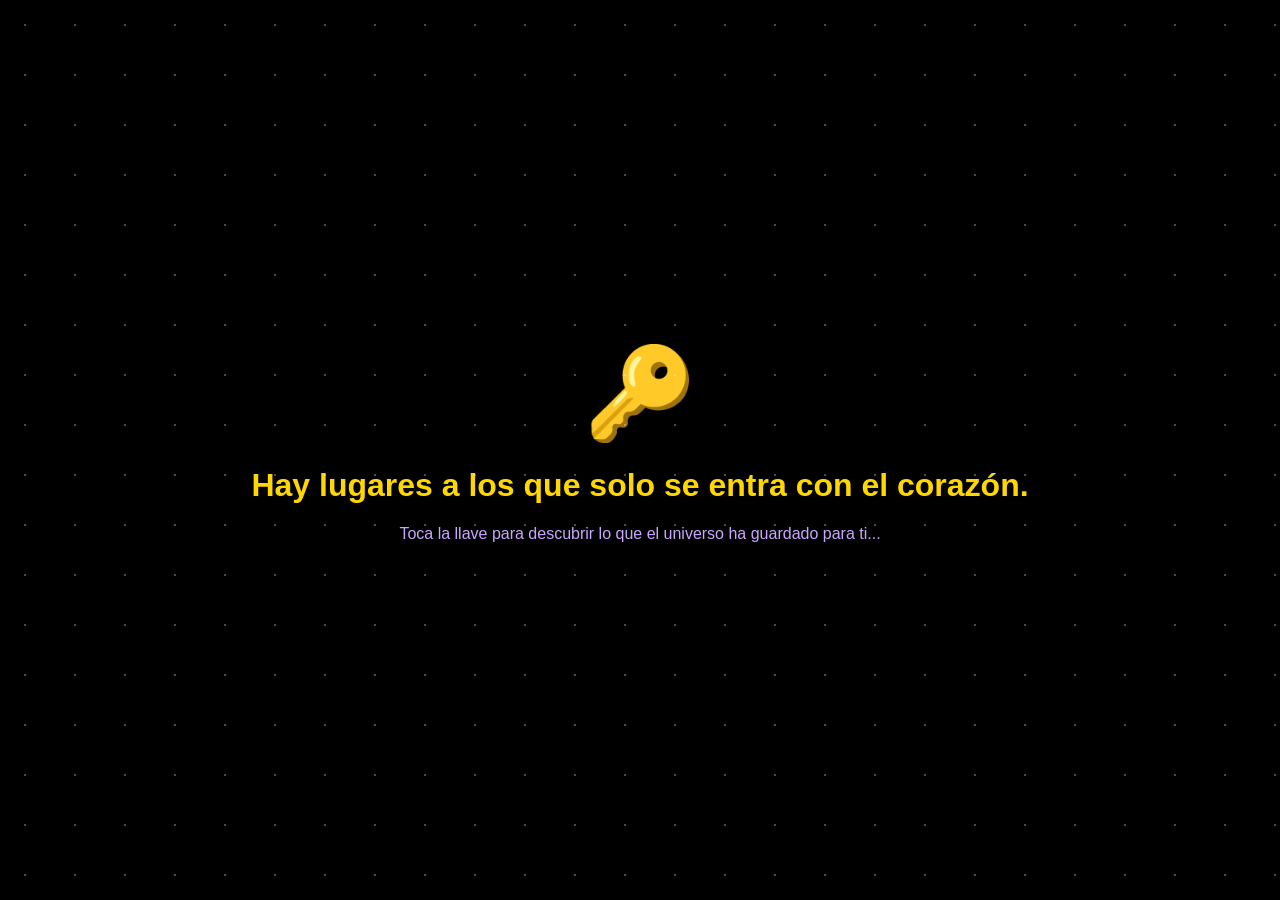
<file: index.html>
<!DOCTYPE html>
<html lang="es">
<head>
    <meta charset="UTF-8">
    <meta name="viewport" content="width=device-width, initial-scale=1.0">
    <title>Donde comenzó nuestro para siempre</title>

    <link rel="stylesheet" href="style.css">
</head>

<body>

<div class="stars"></div>

<main class="container">

    <div class="key-container">

        <div class="key" id="openModal">🔑</div>

        <h1>Hay lugares a los que solo se entra con el corazón.</h1>

        <p>Toca la llave para descubrir lo que el universo ha guardado para ti...</p>

    </div>

</main>

<!-- OVERLAY -->
<div class="overlay" id="overlay"></div>

<!-- MODAL -->
<div class="modal" id="modal">

    <button class="close-btn" id="closeModal">✕</button>

    <h2>Bienvenida, Valeria</h2>

    <p>
        Antes de entrar a este jardín, deja que nuestra melodía acompañe cada paso de este viaje.
    </p>

    <!-- YOUTUBE -->
    <div class="music">
        <iframe
            src="https://www.youtube.com/embed/HpphFd_mzXE"
            allow="autoplay; encrypted-media"
            allowfullscreen>
        </iframe>
    </div>

    <p class="hint">
        Ingresa la clave que marcó el inicio de nuestro destino
    </p>

    <p class="hint2">
        La fecha en que nuestros caminos supieron que estaban destinados a encontrarse.
    </p>

    <input type="text" id="codeInput" placeholder="dd/mm/aaaa">

    <button id="checkBtn">✨ Abrir el jardín</button>

    <p id="message"></p>

    <button id="enterGarden" class="hidden">
        🌸 Entrar al Jardín Celestial
    </button>

</div>

<script src="script.js"></script>

</body>
</html>
</file>
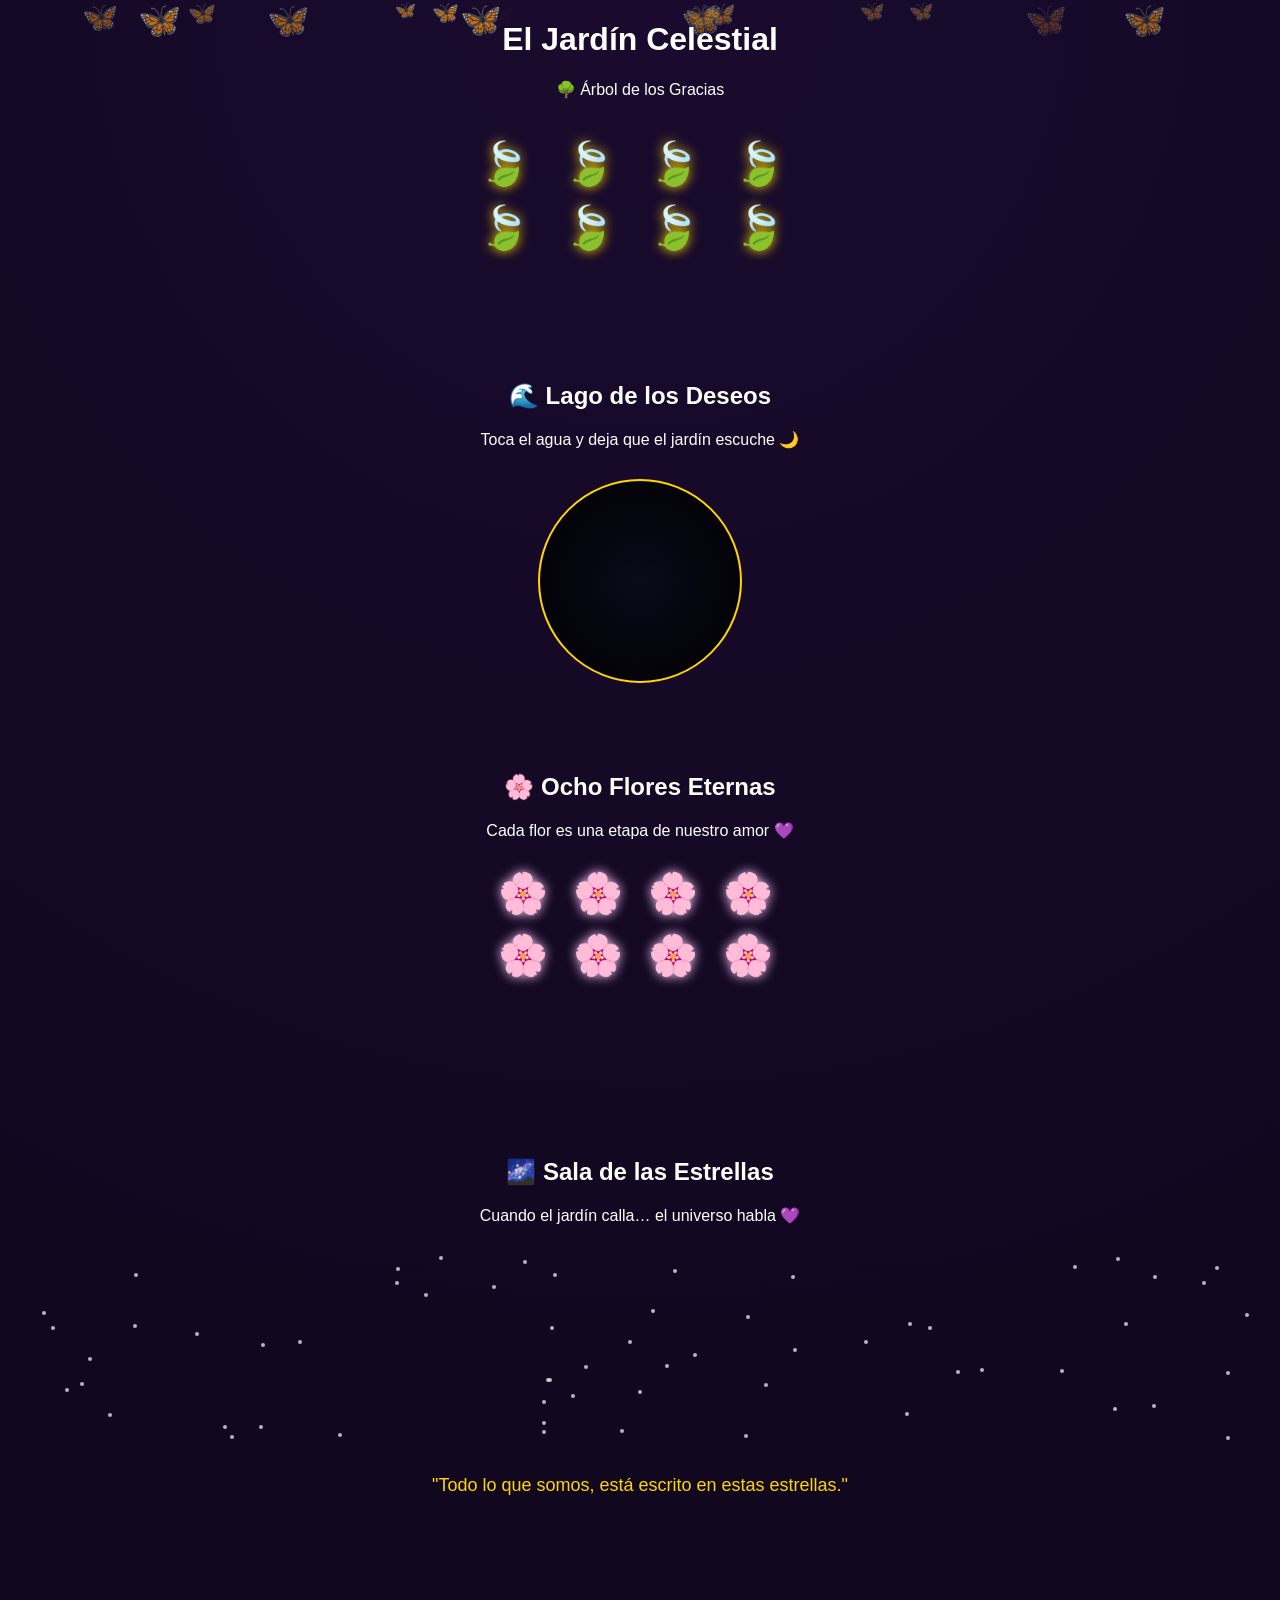
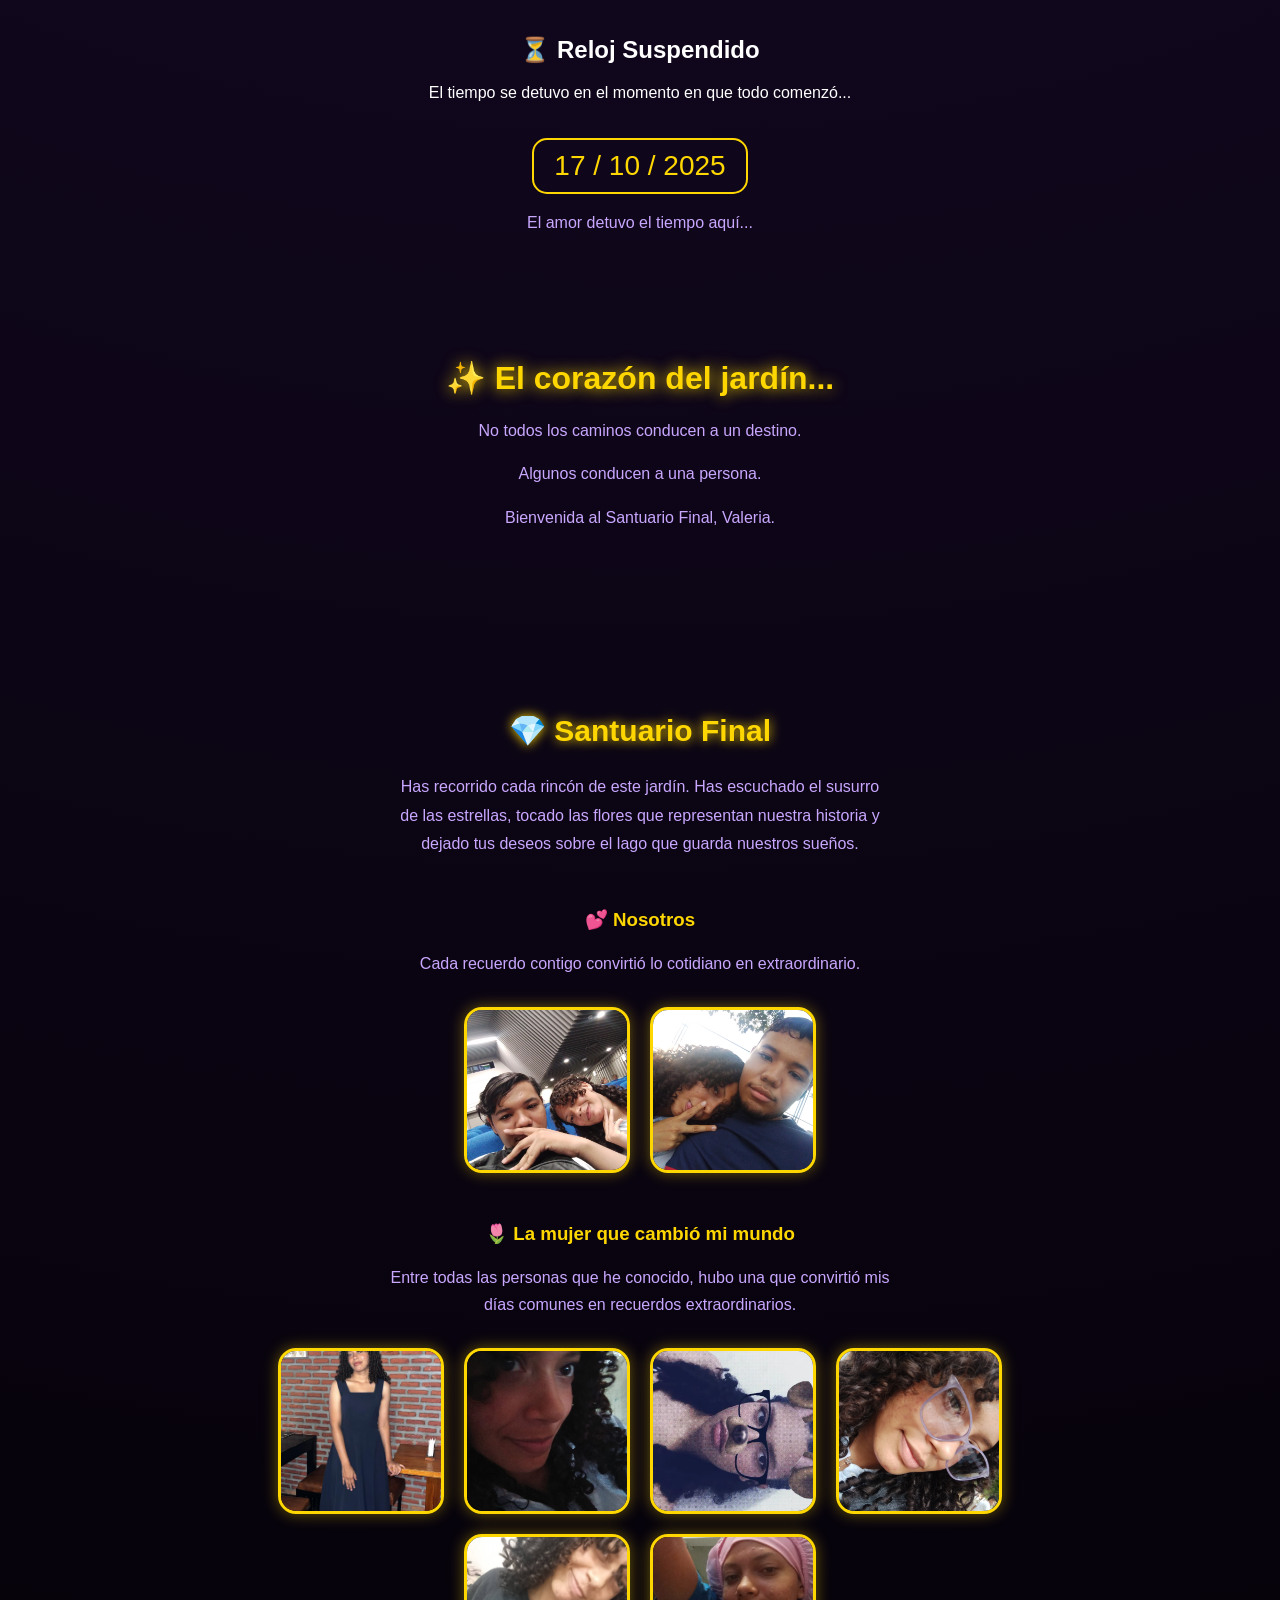
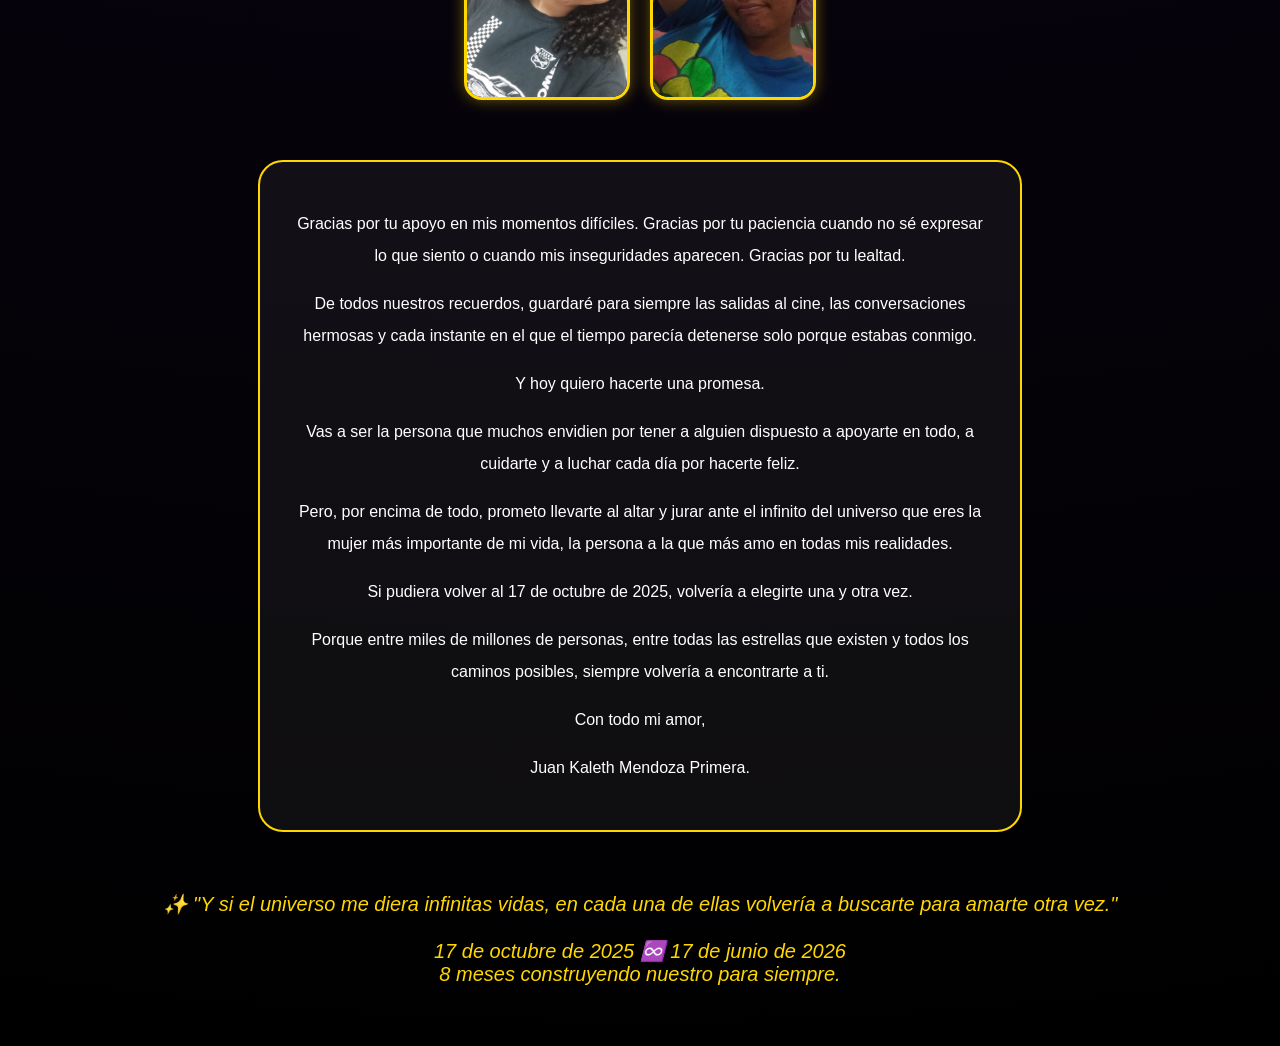
<file: garden-respaldo-fase9.html>
<!DOCTYPE html>
<html lang="es">
<head>
<meta charset="UTF-8">
<meta name="viewport" content="width=device-width, initial-scale=1.0">
<title>El Jardín Celestial - Fase 3</title>

<style>

body{
    margin:0;
    font-family:Arial;
    background: radial-gradient(circle at top, #1a0b2e, #000);
    color:white;
    overflow-x:hidden;
}

/* título */
h1,p{
    text-align:center;
}

/* árbol */
.tree{
    display:grid;
    grid-template-columns:repeat(4,70px);
    gap:15px;
    justify-content:center;
    margin-top:40px;
}

.leaf{
    font-size:42px;
    cursor:pointer;
    transition:0.3s;
    filter:drop-shadow(0 0 6px gold);
}

.leaf:hover{
    transform:scale(1.3);
}

/* caja de texto */
#memoryBox{
    margin-top:30px;
    text-align:center;
    color:#ffd700;
    max-width:420px;
    margin-left:auto;
    margin-right:auto;
    padding:10px;
    min-height:60px;
}

    .lake{
    width:200px;
    height:200px;
    margin:30px auto;
    border-radius:50%;
    background: radial-gradient(circle, #0a0a1a, #000);
    border:2px solid gold;
    position:relative;
    overflow:hidden;
    cursor:pointer;
}

.ripple{
    position:absolute;
    width:20px;
    height:20px;
    border-radius:50%;
    border:2px solid gold;
    animation:ripple 1.2s ease-out forwards;
}

@keyframes ripple{
    from{transform:scale(1); opacity:1;}
    to{transform:scale(10); opacity:0;}
}

#wishBox{
    text-align:center;
    margin-top:20px;
    color:#ffd700;
    min-height:40px;
}
    .flowers{
    display:grid;
    grid-template-columns:repeat(4,60px);
    gap:15px;
    justify-content:center;
    margin-top:30px;
}

.flowers div{
    font-size:40px;
    cursor:pointer;
    transition:0.3s;
    filter:drop-shadow(0 0 6px #ffccff);
}

.flowers div:hover{
    transform:scale(1.3) rotate(10deg);
}

#flowerBox{
    margin-top:20px;
    text-align:center;
    color:#ffd700;
    min-height:40px;
    max-width:420px;
    margin-left:auto;
    margin-right:auto;
}
    #sky{
    position:fixed;
    inset:0;
    pointer-events:none;
    overflow:hidden;
}

/* mariposa */
.butterfly{
    position:absolute;
    font-size:24px;
    animation:fly 12s linear infinite;
    opacity:0.7;
}

@keyframes fly{
    0%{
        transform:translateY(100vh) translateX(0);
    }
    50%{
        transform:translateY(50vh) translateX(40px);
    }
    100%{
        transform:translateY(-10vh) translateX(-20px);
    }
}
    .stars-section{
    margin-top:80px;
    text-align:center;
    padding:20px;
}

#stars{
    position:relative;
    height:200px;
    margin-top:20px;
    overflow:hidden;
}

/* estrella */
.star{
    position:absolute;
    width:4px;
    height:4px;
    background:white;
    border-radius:50%;
    animation:twinkle 3s infinite ease-in-out;
    opacity:0.7;
}

@keyframes twinkle{
    0%{opacity:0.2; transform:scale(1);}
    50%{opacity:1; transform:scale(1.5);}
    100%{opacity:0.2; transform:scale(1);}
}

.final-message{
    margin-top:30px;
    color:#ffd700;
    font-size:18px;
    max-width:420px;
    margin-left:auto;
    margin-right:auto;
}
    .time-section{
    margin-top:80px;
    text-align:center;
    padding:20px;
}

.clock{
    font-size:28px;
    color:#ffd700;
    border:2px solid gold;
    display:inline-block;
    padding:10px 20px;
    border-radius:15px;
    margin-top:20px;
    animation:glowClock 3s infinite alternate;
}

@keyframes glowClock{
    from{box-shadow:0 0 5px gold;}
    to{box-shadow:0 0 20px gold;}
}

#timeMessage{
    margin-top:20px;
    color:#c9a7ff;
    max-width:400px;
    margin-left:auto;
    margin-right:auto;
}
    /* ===== FASE 9 ===== */

.heart-transition{
    text-align:center;
    padding:80px 20px;
    animation:fadeIn 2s ease;
}

.heart-transition h2{
    color:#ffd700;
    font-size:32px;
    margin-bottom:20px;
    text-shadow:0 0 15px gold;
}

.heart-transition p{
    color:#c9a7ff;
    max-width:500px;
    margin:15px auto;
    line-height:1.8;
}

.sanctuary{
    padding:60px 20px;
    text-align:center;
}

.sanctuary h2{
    color:#ffd700;
    font-size:30px;
    text-shadow:0 0 12px gold;
}

.sanctuary-subtitle{
    color:#c9a7ff;
    max-width:500px;
    margin:20px auto 40px;
    line-height:1.8;
}

@keyframes fadeIn{
    from{
        opacity:0;
        transform:translateY(30px);
    }

    to{
        opacity:1;
        transform:translateY(0);
    }
}

.gallery{
    display:flex;
    flex-wrap:wrap;
    justify-content:center;
    gap:20px;
    margin:30px auto;
    max-width:900px;
}

.gallery img{
    width:160px;
    height:160px;
    object-fit:cover;
    border-radius:18px;
    border:3px solid gold;
    cursor:pointer;
    transition:0.4s;
    box-shadow:0 0 15px rgba(255,215,0,0.4);
}

.gallery img:hover{
    transform:scale(1.08);
}

.section-title{
    color:#ffd700;
    margin-top:50px;
}

.section-text{
    color:#c9a7ff;
    max-width:500px;
    margin:15px auto 30px;
    line-height:1.7;
}

.final-letter{
    max-width:700px;
    margin:60px auto;
    padding:30px;
    border:2px solid gold;
    border-radius:25px;
    background:rgba(255,255,255,0.05);
    line-height:2;
    color:white;
}

.final-quote{
    text-align:center;
    margin-top:50px;
    color:#ffd700;
    font-style:italic;
    font-size:20px;
}

/* Visor pantalla completa */

.lightbox{
    position:fixed;
    inset:0;
    background:rgba(0,0,0,0.95);
    display:none;
    justify-content:center;
    align-items:center;
    z-index:9999;
}

.lightbox.active{
    display:flex;
}

.lightbox img{
    max-width:90%;
    max-height:90%;
    border:3px solid gold;
    border-radius:20px;
}

.close-lightbox{
    position:absolute;
    top:20px;
    right:25px;
    font-size:40px;
    color:white;
    cursor:pointer;
}
</style>

</head>

<body>

<h1>El Jardín Celestial</h1>

<p>🌳 Árbol de los Gracias</p>

<div class="tree">

<div class="leaf" onclick="memory(1)">🍃</div>
<div class="leaf" onclick="memory(2)">🍃</div>
<div class="leaf" onclick="memory(3)">🍃</div>
<div class="leaf" onclick="memory(4)">🍃</div>
<div class="leaf" onclick="memory(5)">🍃</div>
<div class="leaf" onclick="memory(6)">🍃</div>
<div class="leaf" onclick="memory(7)">🍃</div>
<div class="leaf" onclick="memory(8)">🍃</div>

</div>

<div id="memoryBox"></div>

<script>

function memory(i){

const m = [
"Mes 1 💜: sin saberlo, ya eras importante",
"Mes 2 🌙: hablar contigo era mi momento favorito",
"Mes 3 ✨: ya te pensaba sin darme cuenta",
"Mes 4 🏡: contigo todo se sentía hogar",
"Mes 5 💫: empezabas a ser indispensable",
"Mes 6 🌸: ya eras parte de mis planes",
"Mes 7 💛: entendí lo que sentía",
"Mes 8 🌌: y aquí seguimos… creciendo juntos"
];

document.getElementById("memoryBox").innerText = m[i-1];

}

</script>
    
<div class="section">

<h2 style="text-align:center;">🌊 Lago de los Deseos</h2>

<p style="text-align:center;">Toca el agua y deja que el jardín escuche 🌙</p>

<div class="lake" onclick="wish(event)"></div>

<div id="wishBox"></div>
<script>

function wish(e){

const box = document.getElementById("wishBox");

const wishes = [
"El jardín escucha tu corazón...",
"Tu deseo viaja entre estrellas 🌌",
"El amor responde en silencio 💜",
"Algo hermoso se está formando ✨",
"El universo ya lo sabe..."
];

box.innerText = wishes[Math.floor(Math.random()*wishes.length)];

/* efecto ripple */
const r = document.createElement("div");
r.classList.add("ripple");

r.style.left = e.offsetX + "px";
r.style.top = e.offsetY + "px";

e.target.appendChild(r);

setTimeout(() => r.remove(), 1200);

}

</script>
</div>
    <div class="section">

<h2 style="text-align:center;">🌸 Ocho Flores Eternas</h2>

<p style="text-align:center;">Cada flor es una etapa de nuestro amor 💜</p>

<div class="flowers">

<div onclick="flower(1)">🌸</div>
<div onclick="flower(2)">🌸</div>
<div onclick="flower(3)">🌸</div>
<div onclick="flower(4)">🌸</div>
<div onclick="flower(5)">🌸</div>
<div onclick="flower(6)">🌸</div>
<div onclick="flower(7)">🌸</div>
<div onclick="flower(8)">🌸</div>

</div>

<div id="flowerBox"></div>
<script>

function flower(i){

const f = [
"Flor 1 🌸: todo comenzó sin saberlo",
"Flor 2 🌸: te volviste especial",
"Flor 3 🌸: ya había cariño real",
"Flor 4 🌸: empezaste a ser hogar",
"Flor 5 🌸: amor creciendo en silencio",
"Flor 6 🌸: conexión profunda",
"Flor 7 🌸: amor consciente",
"Flor 8 🌸: eternidad contigo 💜"
];

document.getElementById("flowerBox").innerText = f[i-1];

}

</script>
    </div> 
    <div id="sky"></div>
    <script>

const sky = document.getElementById("sky");

function createButterflies(){

for(let i=0;i<15;i++){

    const b = document.createElement("div");
    b.classList.add("butterfly");
    b.innerText = "🦋";

    b.style.left = Math.random()*100 + "vw";
    b.style.animationDuration = (8 + Math.random()*8) + "s";
    b.style.fontSize = (16 + Math.random()*20) + "px";
    b.style.opacity = Math.random();

    sky.appendChild(b);

}

}

createButterflies();

    </script>
    <div class="stars-section">

    <h2>🌌 Sala de las Estrellas</h2>

    <p>Cuando el jardín calla… el universo habla 💜</p>

    <div id="stars"></div>

    <div class="final-message">
        "Todo lo que somos, está escrito en estas estrellas."
    </div>
<script>

const starsContainer = document.getElementById("stars");

function createStars(){

for(let i=0;i<60;i++){

    const s = document.createElement("div");
    s.classList.add("star");

    s.style.left = Math.random()*100 + "%";
    s.style.top = Math.random()*100 + "%";
    s.style.animationDuration = (2 + Math.random()*3) + "s";

    starsContainer.appendChild(s);

}

}

createStars();

</script>
    </div>
    <div class="time-section">

    <h2>⏳ Reloj Suspendido</h2>

    <p>El tiempo se detuvo en el momento en que todo comenzó...</p>

    <div class="clock">
        17 / 10 / 2025
    </div>

    <div id="timeMessage"></div>
<script>

const timeMessage = document.getElementById("timeMessage");

const messages = [
"El amor detuvo el tiempo aquí...",
"No fue un día cualquiera...",
"Fue el inicio de todo lo que somos 💜",
"Y desde entonces, nada volvió a ser igual 🌙"
];

let i = 0;

function rotateTimeMessage(){

timeMessage.innerText = messages[i];

i = (i + 1) % messages.length;

}

setInterval(rotateTimeMessage, 3000);

rotateTimeMessage();

</script>
    </div>
    <!-- ===== TRANSICIÓN ===== -->

<div class="heart-transition">

    <h2>✨ El corazón del jardín...</h2>

    <p>
        No todos los caminos conducen a un destino.
    </p>

    <p>
        Algunos conducen a una persona.
    </p>

    <p>
        Bienvenida al Santuario Final, Valeria.
    </p>

</div>


<!-- ===== SANTUARIO ===== -->

<div class="sanctuary">

    <h2>💎 Santuario Final</h2>

    <p class="sanctuary-subtitle">
        Has recorrido cada rincón de este jardín.
        Has escuchado el susurro de las estrellas,
        tocado las flores que representan nuestra historia
        y dejado tus deseos sobre el lago que guarda nuestros sueños.
    </p>


    <!-- NOSOTROS -->

    <h3 class="section-title">💕 Nosotros</h3>

    <p class="section-text">
        Cada recuerdo contigo convirtió lo cotidiano en extraordinario.
    </p>

    <div class="gallery">

        <img src="IMG-20250919-WA0008.jpeg" onclick="openLightbox(this.src)">

        <img src="IMG-20251014-WA0017.jpeg" onclick="openLightbox(this.src)">

    </div>


    <!-- VALERIA -->

    <h3 class="section-title">
        🌷 La mujer que cambió mi mundo
    </h3>

    <p class="section-text">
        Entre todas las personas que he conocido,
        hubo una que convirtió mis días comunes
        en recuerdos extraordinarios.
    </p>

    <div class="gallery">

        <img src="IMG-20260412-WA0009.jpg" onclick="openLightbox(this.src)">

        <img src="IMG-20251014-WA0022.jpg" onclick="openLightbox(this.src)">

        <img src="IMG-20251123-WA0027.jpg" onclick="openLightbox(this.src)">

        <img src="IMG_20250919_165157.jpg" onclick="openLightbox(this.src)">

        <img src="att.M0w-KphDCJHdzXIjOZEm3u4wyfKgESitYhKNE8PRt7w.jpg.jpeg"
             onclick="openLightbox(this.src)">

        <img src="IMG-20260612-WA0022.jpg"
             onclick="openLightbox(this.src)">

    </div>


    <!-- PROMESA -->

    <div class="final-letter">

        <p>
            Gracias por tu apoyo en mis momentos difíciles.
            Gracias por tu paciencia cuando no sé expresar lo que siento
            o cuando mis inseguridades aparecen.
            Gracias por tu lealtad.
        </p>

        <p>
            De todos nuestros recuerdos,
            guardaré para siempre las salidas al cine,
            las conversaciones hermosas y cada instante
            en el que el tiempo parecía detenerse
            solo porque estabas conmigo.
        </p>

        <p>
            Y hoy quiero hacerte una promesa.
        </p>

        <p>
            Vas a ser la persona que muchos envidien
            por tener a alguien dispuesto a apoyarte en todo,
            a cuidarte y a luchar cada día por hacerte feliz.
        </p>

        <p>
            Pero, por encima de todo,
            prometo llevarte al altar y jurar
            ante el infinito del universo
            que eres la mujer más importante de mi vida,
            la persona a la que más amo
            en todas mis realidades.
        </p>

        <p>
            Si pudiera volver al 17 de octubre de 2025,
            volvería a elegirte una y otra vez.
        </p>

        <p>
            Porque entre miles de millones de personas,
            entre todas las estrellas que existen
            y todos los caminos posibles,
            siempre volvería a encontrarte a ti.
        </p>

        <p>
            Con todo mi amor,
        </p>

        <p>
            Juan Kaleth Mendoza Primera.
        </p>

    </div>


    <div class="final-quote">

        ✨ "Y si el universo me diera infinitas vidas,
        en cada una de ellas volvería a buscarte
        para amarte otra vez."

        <br><br>

        17 de octubre de 2025 ♾️ 17 de junio de 2026

        <br>

        8 meses construyendo nuestro para siempre.

    </div>

</div>


<!-- VISOR -->

<div class="lightbox" id="lightbox">

    <span class="close-lightbox"
          onclick="closeLightbox()">
        ×
    </span>

    <img id="lightboxImg">

</div>
    <script>

/* ===== VISOR DEL SANTUARIO ===== */

function openLightbox(src){

    const lightbox = document.getElementById("lightbox");
    const img = document.getElementById("lightboxImg");

    img.src = src;

    lightbox.classList.add("active");

    document.body.style.overflow = "hidden";

}

function closeLightbox(){

    const lightbox = document.getElementById("lightbox");

    lightbox.classList.remove("active");

    document.body.style.overflow = "auto";

}

/* Cerrar tocando fuera de la imagen */

document.getElementById("lightbox").addEventListener("click", function(e){

    if(e.target === this){

        closeLightbox();

    }

});

        </script>
</body>
          </html>
</file>
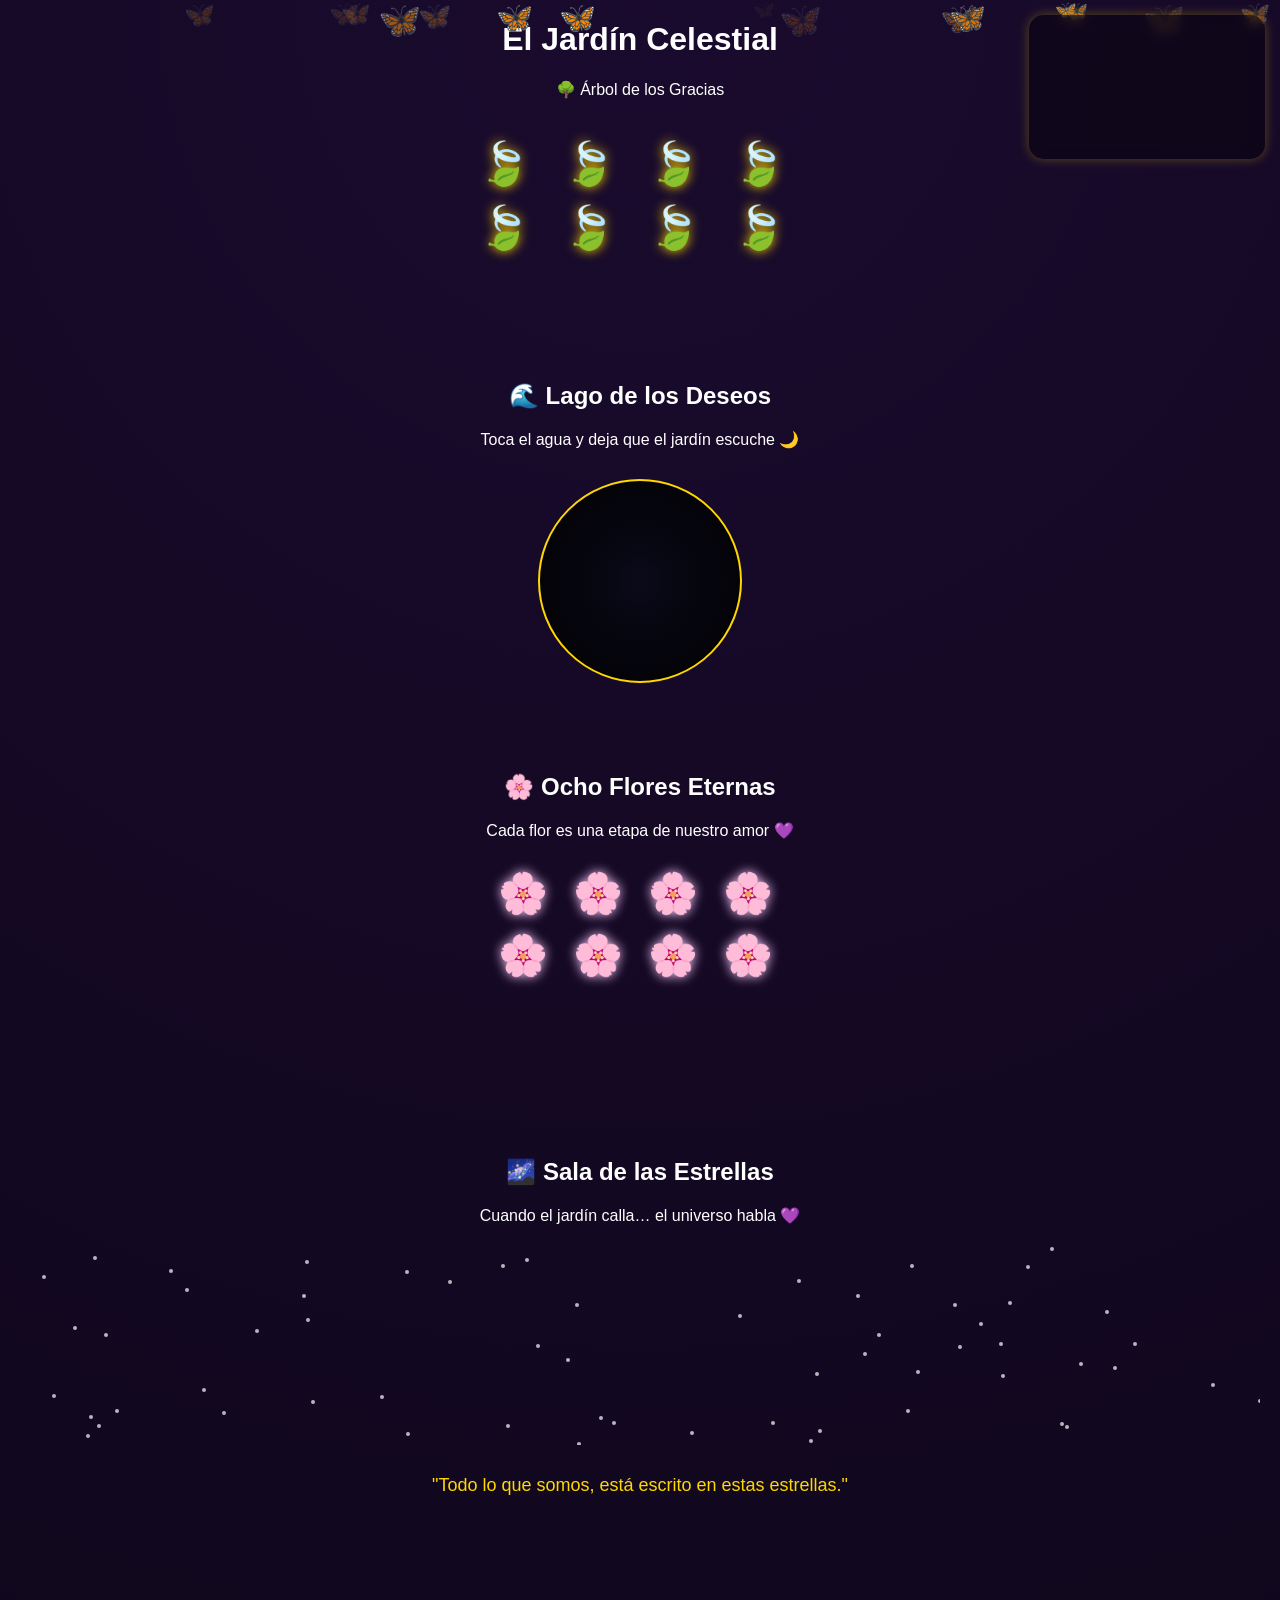
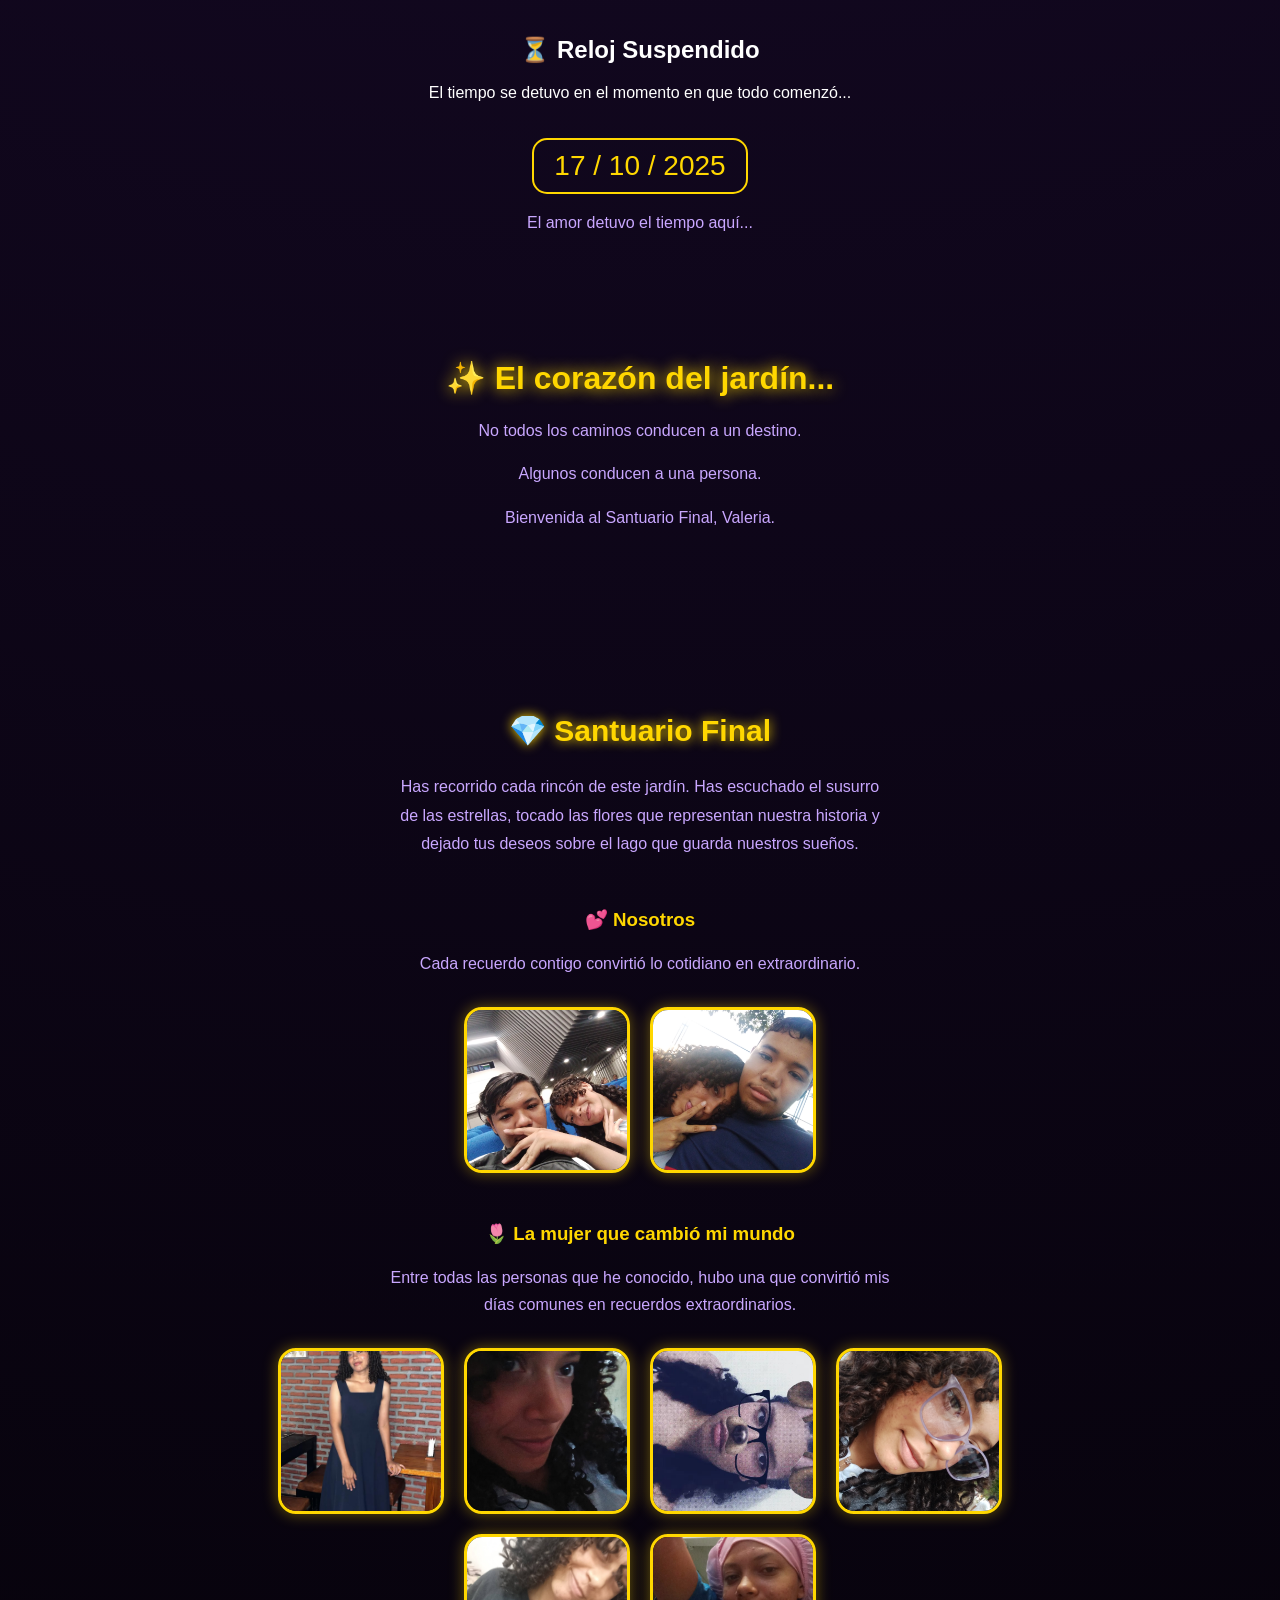
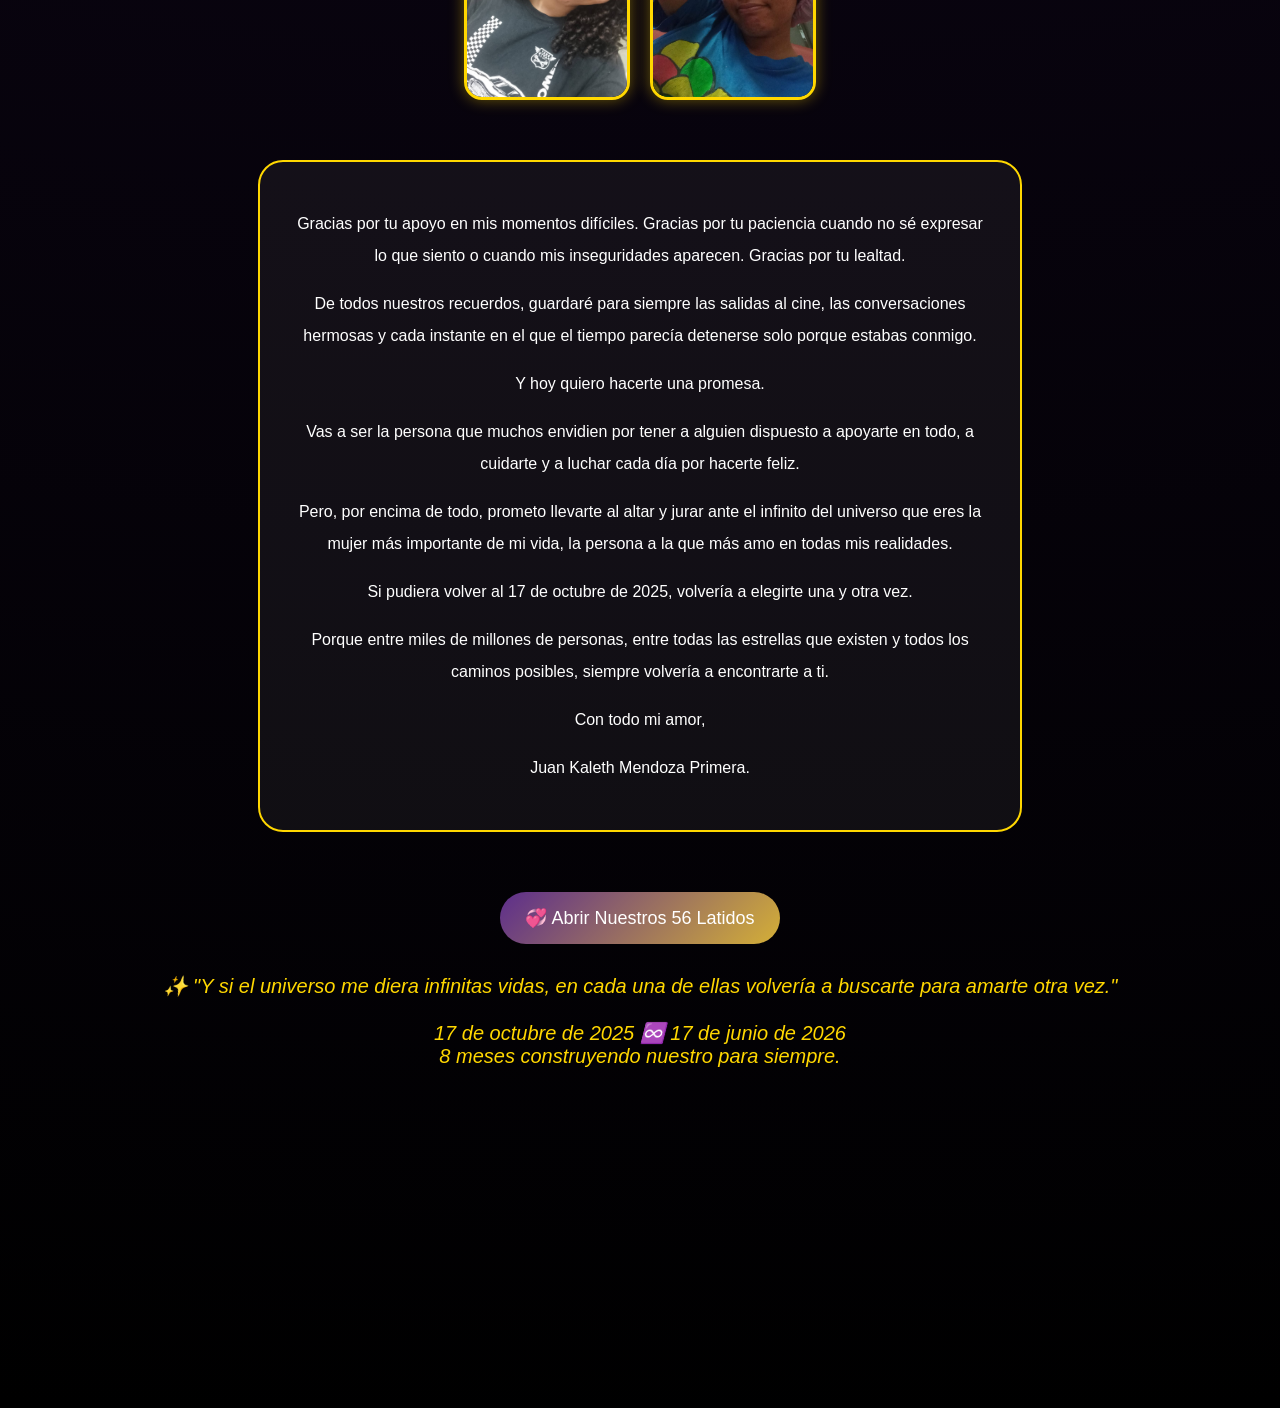
<file: garden.html>
<!DOCTYPE html>
<html lang="es">
<head>
<meta charset="UTF-8">
<meta name="viewport" content="width=device-width, initial-scale=1.0">
<title>El Jardín Celestial - Fase 3</title>

<style>

body{
    margin:0;
    font-family:Arial;
    background: radial-gradient(circle at top, #1a0b2e, #000);
    color:white;
    overflow-x:hidden;
}

/* título */
h1,p{
    text-align:center;
}

/* árbol */
.tree{
    display:grid;
    grid-template-columns:repeat(4,70px);
    gap:15px;
    justify-content:center;
    margin-top:40px;
}

.leaf{
    font-size:42px;
    cursor:pointer;
    transition:0.3s;
    filter:drop-shadow(0 0 6px gold);
}

.leaf:hover{
    transform:scale(1.3);
}

/* caja de texto */
#memoryBox{
    margin-top:30px;
    text-align:center;
    color:#ffd700;
    max-width:420px;
    margin-left:auto;
    margin-right:auto;
    padding:10px;
    min-height:60px;
}

    .lake{
    width:200px;
    height:200px;
    margin:30px auto;
    border-radius:50%;
    background: radial-gradient(circle, #0a0a1a, #000);
    border:2px solid gold;
    position:relative;
    overflow:hidden;
    cursor:pointer;
}

.ripple{
    position:absolute;
    width:20px;
    height:20px;
    border-radius:50%;
    border:2px solid gold;
    animation:ripple 1.2s ease-out forwards;
}

@keyframes ripple{
    from{transform:scale(1); opacity:1;}
    to{transform:scale(10); opacity:0;}
}

#wishBox{
    text-align:center;
    margin-top:20px;
    color:#ffd700;
    min-height:40px;
}
    .flowers{
    display:grid;
    grid-template-columns:repeat(4,60px);
    gap:15px;
    justify-content:center;
    margin-top:30px;
}

.flowers div{
    font-size:40px;
    cursor:pointer;
    transition:0.3s;
    filter:drop-shadow(0 0 6px #ffccff);
}

.flowers div:hover{
    transform:scale(1.3) rotate(10deg);
}

#flowerBox{
    margin-top:20px;
    text-align:center;
    color:#ffd700;
    min-height:40px;
    max-width:420px;
    margin-left:auto;
    margin-right:auto;
}
    #sky{
    position:fixed;
    inset:0;
    pointer-events:none;
    overflow:hidden;
}

/* mariposa */
.butterfly{
    position:absolute;
    font-size:24px;
    animation:fly 12s linear infinite;
    opacity:0.7;
}

@keyframes fly{
    0%{
        transform:translateY(100vh) translateX(0);
    }
    50%{
        transform:translateY(50vh) translateX(40px);
    }
    100%{
        transform:translateY(-10vh) translateX(-20px);
    }
}
    .stars-section{
    margin-top:80px;
    text-align:center;
    padding:20px;
}

#stars{
    position:relative;
    height:200px;
    margin-top:20px;
    overflow:hidden;
}

/* estrella */
.star{
    position:absolute;
    width:4px;
    height:4px;
    background:white;
    border-radius:50%;
    animation:twinkle 3s infinite ease-in-out;
    opacity:0.7;
}

@keyframes twinkle{
    0%{opacity:0.2; transform:scale(1);}
    50%{opacity:1; transform:scale(1.5);}
    100%{opacity:0.2; transform:scale(1);}
}

.final-message{
    margin-top:30px;
    color:#ffd700;
    font-size:18px;
    max-width:420px;
    margin-left:auto;
    margin-right:auto;
}
    .time-section{
    margin-top:80px;
    text-align:center;
    padding:20px;
}

.clock{
    font-size:28px;
    color:#ffd700;
    border:2px solid gold;
    display:inline-block;
    padding:10px 20px;
    border-radius:15px;
    margin-top:20px;
    animation:glowClock 3s infinite alternate;
}

@keyframes glowClock{
    from{box-shadow:0 0 5px gold;}
    to{box-shadow:0 0 20px gold;}
}

#timeMessage{
    margin-top:20px;
    color:#c9a7ff;
    max-width:400px;
    margin-left:auto;
    margin-right:auto;
}
    /* ===== FASE 9 ===== */

.heart-transition{
    text-align:center;
    padding:80px 20px;
    animation:fadeIn 2s ease;
}

.heart-transition h2{
    color:#ffd700;
    font-size:32px;
    margin-bottom:20px;
    text-shadow:0 0 15px gold;
}

.heart-transition p{
    color:#c9a7ff;
    max-width:500px;
    margin:15px auto;
    line-height:1.8;
}

.sanctuary{
    padding:60px 20px;
    text-align:center;
}

.sanctuary h2{
    color:#ffd700;
    font-size:30px;
    text-shadow:0 0 12px gold;
}

.sanctuary-subtitle{
    color:#c9a7ff;
    max-width:500px;
    margin:20px auto 40px;
    line-height:1.8;
}

@keyframes fadeIn{
    from{
        opacity:0;
        transform:translateY(30px);
    }

    to{
        opacity:1;
        transform:translateY(0);
    }
}

.gallery{
    display:flex;
    flex-wrap:wrap;
    justify-content:center;
    gap:20px;
    margin:30px auto;
    max-width:900px;
}

.gallery img{
    width:160px;
    height:160px;
    object-fit:cover;
    border-radius:18px;
    border:3px solid gold;
    cursor:pointer;
    transition:0.4s;
    box-shadow:0 0 15px rgba(255,215,0,0.4);
}

.gallery img:hover{
    transform:scale(1.08);
}

.section-title{
    color:#ffd700;
    margin-top:50px;
}

.section-text{
    color:#c9a7ff;
    max-width:500px;
    margin:15px auto 30px;
    line-height:1.7;
}

.final-letter{
    max-width:700px;
    margin:60px auto;
    padding:30px;
    border:2px solid gold;
    border-radius:25px;
    background:rgba(255,255,255,0.05);
    line-height:2;
    color:white;
}

.final-quote{
    text-align:center;
    margin-top:50px;
    color:#ffd700;
    font-style:italic;
    font-size:20px;
}
/* ===== 54 LATIDOS ===== */

.latidos-btn{
    display:block;
    margin:50px auto 30px;
    padding:15px 25px;
    background:linear-gradient(135deg,#5d2e8c,#d4af37);
    color:white;
    border:none;
    border-radius:30px;
    font-size:18px;
    cursor:pointer;
    transition:0.3s;
}

.latidos-btn:hover{
    transform:scale(1.05);
}

.latidos-gallery{
    display:none;
    margin-top:30px;
}

.latidos-gallery.show{
    display:block;
}

.latidos-grid{
    display:flex;
    flex-wrap:wrap;
    justify-content:center;
    gap:15px;
}

.latidos-grid img{
    width:120px;
    height:120px;
    object-fit:cover;
    border-radius:15px;
    border:2px solid gold;
    cursor:pointer;
    transition:0.3s;
}

.latidos-grid img:hover{
    transform:scale(1.08);
}
/* Visor pantalla completa */

.lightbox{
    position:fixed;
    inset:0;
    background:rgba(0,0,0,0.95);
    display:none;
    justify-content:center;
    align-items:center;
    z-index:9999;
}

.lightbox.active{
    display:flex;
}

.lightbox img{
    max-width:90%;
    max-height:90%;
    border:3px solid gold;
    border-radius:20px;
}

.close-lightbox{
    position:absolute;
    top:20px;
    right:25px;
    font-size:40px;
    color:white;
    cursor:pointer;
}

    /* ===== DESPEDIDA FINAL ===== */

.goodbye-message{
    text-align:center;
    margin:80px auto 40px;
    max-width:600px;
    color:#ffd700;
    font-size:20px;
    line-height:2;
    min-height:120px;
    padding:20px;
}

.goodbye-message span{
    color:#c9a7ff;
}
    /* ===== REPRODUCTOR MUSICAL ===== */

.music-player{
    position: fixed;
    top: 15px;
    right: 15px;
    z-index: 998;
    background: rgba(0,0,0,0.35);
    backdrop-filter: blur(6px);
    padding: 8px;
    border-radius: 15px;
    box-shadow: 0 0 12px rgba(255,215,0,0.3);
}

.music-player iframe{
    width: 220px;
    height: 124px;
    border: none;
    border-radius: 12px;
}

/* Ajuste para celulares pequeños */
@media (max-width: 600px){

    .music-player{
        top: 10px;
        right: 10px;
        padding: 6px;
    }

    .music-player iframe{
        width: 180px;
        height: 101px;
    }

}
</style>

</head>

<body>

<h1>El Jardín Celestial</h1>

<p>🌳 Árbol de los Gracias</p>

<div class="tree">

<div class="leaf" onclick="memory(1)">🍃</div>
<div class="leaf" onclick="memory(2)">🍃</div>
<div class="leaf" onclick="memory(3)">🍃</div>
<div class="leaf" onclick="memory(4)">🍃</div>
<div class="leaf" onclick="memory(5)">🍃</div>
<div class="leaf" onclick="memory(6)">🍃</div>
<div class="leaf" onclick="memory(7)">🍃</div>
<div class="leaf" onclick="memory(8)">🍃</div>

</div>

<div id="memoryBox"></div>

<script>

function memory(i){

const m = [
"Mes 1 💜: sin saberlo, ya eras importante",
"Mes 2 🌙: hablar contigo era mi momento favorito",
"Mes 3 ✨: ya te pensaba sin darme cuenta",
"Mes 4 🏡: contigo todo se sentía hogar",
"Mes 5 💫: empezabas a ser indispensable",
"Mes 6 🌸: ya eras parte de mis planes",
"Mes 7 💛: entendí lo que sentía",
"Mes 8 🌌: y aquí seguimos… creciendo juntos"
];

document.getElementById("memoryBox").innerText = m[i-1];

}

</script>
    
<div class="section">

<h2 style="text-align:center;">🌊 Lago de los Deseos</h2>

<p style="text-align:center;">Toca el agua y deja que el jardín escuche 🌙</p>

<div class="lake" onclick="wish(event)"></div>

<div id="wishBox"></div>
<script>

function wish(e){

const box = document.getElementById("wishBox");

const wishes = [
"El jardín escucha tu corazón...",
"Tu deseo viaja entre estrellas 🌌",
"El amor responde en silencio 💜",
"Algo hermoso se está formando ✨",
"El universo ya lo sabe..."
];

box.innerText = wishes[Math.floor(Math.random()*wishes.length)];

/* efecto ripple */
const r = document.createElement("div");
r.classList.add("ripple");

r.style.left = e.offsetX + "px";
r.style.top = e.offsetY + "px";

e.target.appendChild(r);

setTimeout(() => r.remove(), 1200);

}

</script>
</div>
    <div class="section">

<h2 style="text-align:center;">🌸 Ocho Flores Eternas</h2>

<p style="text-align:center;">Cada flor es una etapa de nuestro amor 💜</p>

<div class="flowers">

<div onclick="flower(1)">🌸</div>
<div onclick="flower(2)">🌸</div>
<div onclick="flower(3)">🌸</div>
<div onclick="flower(4)">🌸</div>
<div onclick="flower(5)">🌸</div>
<div onclick="flower(6)">🌸</div>
<div onclick="flower(7)">🌸</div>
<div onclick="flower(8)">🌸</div>

</div>

<div id="flowerBox"></div>
<script>

function flower(i){

const f = [
"Flor 1 🌸: todo comenzó sin saberlo",
"Flor 2 🌸: te volviste especial",
"Flor 3 🌸: ya había cariño real",
"Flor 4 🌸: empezaste a ser hogar",
"Flor 5 🌸: amor creciendo en silencio",
"Flor 6 🌸: conexión profunda",
"Flor 7 🌸: amor consciente",
"Flor 8 🌸: eternidad contigo 💜"
];

document.getElementById("flowerBox").innerText = f[i-1];

}

</script>
    </div> 
    <div id="sky"></div>
    <script>

const sky = document.getElementById("sky");

function createButterflies(){

for(let i=0;i<15;i++){

    const b = document.createElement("div");
    b.classList.add("butterfly");
    b.innerText = "🦋";

    b.style.left = Math.random()*100 + "vw";
    b.style.animationDuration = (8 + Math.random()*8) + "s";
    b.style.fontSize = (16 + Math.random()*20) + "px";
    b.style.opacity = Math.random();

    sky.appendChild(b);

}

}

createButterflies();

    </script>
    <div class="stars-section">

    <h2>🌌 Sala de las Estrellas</h2>

    <p>Cuando el jardín calla… el universo habla 💜</p>

    <div id="stars"></div>

    <div class="final-message">
        "Todo lo que somos, está escrito en estas estrellas."
    </div>
<script>

const starsContainer = document.getElementById("stars");

function createStars(){

for(let i=0;i<60;i++){

    const s = document.createElement("div");
    s.classList.add("star");

    s.style.left = Math.random()*100 + "%";
    s.style.top = Math.random()*100 + "%";
    s.style.animationDuration = (2 + Math.random()*3) + "s";

    starsContainer.appendChild(s);

}

}

createStars();

</script>
    </div>
    <div class="time-section">

    <h2>⏳ Reloj Suspendido</h2>

    <p>El tiempo se detuvo en el momento en que todo comenzó...</p>

    <div class="clock">
        17 / 10 / 2025
    </div>

    <div id="timeMessage"></div>
<script>

const timeMessage = document.getElementById("timeMessage");

const messages = [
"El amor detuvo el tiempo aquí...",
"No fue un día cualquiera...",
"Fue el inicio de todo lo que somos 💜",
"Y desde entonces, nada volvió a ser igual 🌙"
];

let i = 0;

function rotateTimeMessage(){

timeMessage.innerText = messages[i];

i = (i + 1) % messages.length;

}

setInterval(rotateTimeMessage, 3000);

rotateTimeMessage();

</script>
    </div>
    <!-- ===== TRANSICIÓN ===== -->

<div class="heart-transition">

    <h2>✨ El corazón del jardín...</h2>

    <p>
        No todos los caminos conducen a un destino.
    </p>

    <p>
        Algunos conducen a una persona.
    </p>

    <p>
        Bienvenida al Santuario Final, Valeria.
    </p>

</div>


<!-- ===== SANTUARIO ===== -->

<div class="sanctuary">

    <h2>💎 Santuario Final</h2>

    <p class="sanctuary-subtitle">
        Has recorrido cada rincón de este jardín.
        Has escuchado el susurro de las estrellas,
        tocado las flores que representan nuestra historia
        y dejado tus deseos sobre el lago que guarda nuestros sueños.
    </p>


    <!-- NOSOTROS -->

    <h3 class="section-title">💕 Nosotros</h3>

    <p class="section-text">
        Cada recuerdo contigo convirtió lo cotidiano en extraordinario.
    </p>

    <div class="gallery">

        <img src="IMG-20250919-WA0008.jpeg" onclick="openLightbox(this.src)">

        <img src="IMG-20251014-WA0017.jpeg" onclick="openLightbox(this.src)">

    </div>


    <!-- VALERIA -->

    <h3 class="section-title">
        🌷 La mujer que cambió mi mundo
    </h3>

    <p class="section-text">
        Entre todas las personas que he conocido,
        hubo una que convirtió mis días comunes
        en recuerdos extraordinarios.
    </p>

    <div class="gallery">

        <img src="IMG-20260412-WA0009.jpg" onclick="openLightbox(this.src)">

        <img src="IMG-20251014-WA0022.jpg" onclick="openLightbox(this.src)">

        <img src="IMG-20251123-WA0027.jpg" onclick="openLightbox(this.src)">

        <img src="IMG_20250919_165157.jpg" onclick="openLightbox(this.src)">

        <img src="att.M0w-KphDCJHdzXIjOZEm3u4wyfKgESitYhKNE8PRt7w.jpg.jpeg"
             onclick="openLightbox(this.src)">

        <img src="IMG-20260612-WA0022.jpg"
             onclick="openLightbox(this.src)">

    </div>


    <!-- PROMESA -->

    <div class="final-letter">

        <p>
            Gracias por tu apoyo en mis momentos difíciles.
            Gracias por tu paciencia cuando no sé expresar lo que siento
            o cuando mis inseguridades aparecen.
            Gracias por tu lealtad.
        </p>

        <p>
            De todos nuestros recuerdos,
            guardaré para siempre las salidas al cine,
            las conversaciones hermosas y cada instante
            en el que el tiempo parecía detenerse
            solo porque estabas conmigo.
        </p>

        <p>
            Y hoy quiero hacerte una promesa.
        </p>

        <p>
            Vas a ser la persona que muchos envidien
            por tener a alguien dispuesto a apoyarte en todo,
            a cuidarte y a luchar cada día por hacerte feliz.
        </p>

        <p>
            Pero, por encima de todo,
            prometo llevarte al altar y jurar
            ante el infinito del universo
            que eres la mujer más importante de mi vida,
            la persona a la que más amo
            en todas mis realidades.
        </p>

        <p>
            Si pudiera volver al 17 de octubre de 2025,
            volvería a elegirte una y otra vez.
        </p>

        <p>
            Porque entre miles de millones de personas,
            entre todas las estrellas que existen
            y todos los caminos posibles,
            siempre volvería a encontrarte a ti.
        </p>

        <p>
            Con todo mi amor,
        </p>

        <p>
            Juan Kaleth Mendoza Primera.
        </p>

    </div>


    <div class="final-quote">
        <!-- ===== NUESTROS 54 LATIDOS ===== -->

<button class="latidos-btn"
        onclick="toggleLatidos()">

    💞 Abrir Nuestros 56 Latidos

</button>

<div class="latidos-gallery" id="latidosGallery">

    <h3 class="section-title">
        💞 Nuestros 56 Latidos
    </h3>

    <p class="section-text">
        Cada fotografía es un pequeño latido de nuestra historia.
        Algunos recuerdos llegaron sin avisar,
        otros cambiaron nuestra vida para siempre.
    </p>

    <div class="latidos-grid"
         id="latidosGrid">

    </div>

</div>

        ✨ "Y si el universo me diera infinitas vidas,
        en cada una de ellas volvería a buscarte
        para amarte otra vez."

        <br><br>

        17 de octubre de 2025 ♾️ 17 de junio de 2026

        <br>

        8 meses construyendo nuestro para siempre.

    </div>
<div class="goodbye-message"
     id="goodbyeMessage">
</div>
</div>


<!-- VISOR -->

<div class="lightbox" id="lightbox">

    <span class="close-lightbox"
          onclick="closeLightbox()">
        ×
    </span>

    <img id="lightboxImg">

</div>
    <script>

/* ===== VISOR DEL SANTUARIO ===== */

function openLightbox(src){

    const lightbox = document.getElementById("lightbox");
    const img = document.getElementById("lightboxImg");

    img.src = src;

    lightbox.classList.add("active");

    document.body.style.overflow = "hidden";

}

function closeLightbox(){

    const lightbox = document.getElementById("lightbox");

    lightbox.classList.remove("active");

    document.body.style.overflow = "auto";

}

/* Cerrar tocando fuera de la imagen */

document.getElementById("lightbox").addEventListener("click", function(e){

    if(e.target === this){

        closeLightbox();

    }

});
function toggleLatidos(){

    const gallery = document.getElementById("latidosGallery");
    const btn = document.querySelector(".latidos-btn");

    gallery.classList.toggle("show");

    if(gallery.classList.contains("show")){

        cargarLatidos();

        btn.innerText = "💕 Ocultar Nuestros 56 Latidos";

        gallery.scrollIntoView({
            behavior:"smooth",
            block:"start"
        });

    }else{

        btn.innerText = "💞 Abrir Nuestros 56 Latidos";

    }

}
const latidos = [

"IMG-20251014-WA0023.jpg",
"IMG-20251014-WA0022.jpg",
"IMG-20251014-WA0021.jpg",
"IMG-20250919-WA0008.jpeg",
"IMG-20251014-WA0017.jpeg",
"IMG-20251014-WA0024.jpg",
"IMG-20251014-WA0025.jpg",
"IMG-20251031-WA0022.jpg",
"IMG-20251031-WA0023.jpg",
"IMG-20251031-WA0024.jpg",
"IMG-20251031-WA0026.jpg",
"IMG-20251102-WA0006.jpg",
"IMG-20251103-WA0007.jpg",
"IMG-20251109-WA0016.jpg",
"IMG-20251112-WA0028.jpg",
"IMG-20251115-WA0001.jpg",
"IMG-20251123-WA0017.jpg",
"IMG-20251123-WA0027.jpg",
"IMG-20260109-WA0014.jpg",
"IMG-20260105-WA0016.jpg",
"IMG-20260102-WA0017.jpg",
"IMG-20251223-WA0033.jpg",
"IMG-20251223-WA0032.jpg",
"IMG-20251223-WA0031.jpg",
"IMG-20251221-WA0025.jpg",
"IMG-20251221-WA0009.jpg",
"IMG-20251219-WA0033.jpg",
"IMG-20251218-WA0023.jpg",
"IMG-20251218-WA0022.jpg",
"IMG-20251218-WA0004.jpg",
"IMG-20251203-WA0005.jpg",
"IMG-20251129-WA0019.jpg",
"IMG-20251126-WA0002.jpg",
"IMG-20251123-WA0028.jpg",
"IMG-20251123-WA0029.jpg",
"att.LOksMWVVnrtHgih1OmGXnwd_MhxhvKh-V56TeJgsk4A.jpg.jpeg",
"att.KcoL1o62stSiQmKnvIsHTt5D450auDTVcYMLW_aFB8Q.jpg.jpeg",
"Messenger_creation_ABDD89B2-10D1-4936-91F3-F2F62794C935.jpeg",
"IMG_20260513_161351.jpg",
"IMG_20251107_100125.jpg",
"IMG_20251014_145928.jpg",
"IMG_20250919_165157.jpg",
"IMG_20250919_164807.jpg",
"IMG_20250919_164603.jpg",
"IMG-20260515-WA0013.jpg",
"IMG-20260612-WA0022.jpg",
"IMG-20260412-WA0009.jpg",
"IMG-20260202-WA0012.jpg",
"IMG-20260119-WA0057.jpg",
"IMG-20260110-WA0007.jpg",
"att.UakL4CG69tRAmlh1w2gvHrWu92t6IEc-Qh4n72IiS5U.jpg.jpeg",
"att.QJo_IcE-Ovil1dyFpPDWKRCaSkBQlILBolZ2LMyrDic.jpg.jpeg",
"att.MjcR6QfobgFAA3bR6yFYz51i1_v88oWmTbVibYyiiNo.jpg.jpeg",
"att.M0w-KphDCJHdzXIjOZEm3u4wyfKgESitYhKNE8PRt7w.jpg.jpeg",
"IMG-20251123-WA0028.jpg",
"IMG-20251123-WA0029.jpg"

];
    function cargarLatidos(){

    const grid = document.getElementById("latidosGrid");

    if(grid.children.length > 0){
        return;
    }

    const mezcladas = [...latidos].sort(() => Math.random() - 0.5);

    mezcladas.forEach(foto => {

        const img = document.createElement("img");

        img.src = foto;

        img.onclick = function(){
            openLightbox(foto);
        };

        grid.appendChild(img);

    });

    }
        /* ===== DESPEDIDA DEL JARDÍN ===== */

const goodbyeText =
`🌙 Gracias por recorrer este jardín conmigo.

💜 Este siempre será tu hogar.

✨ Y recuerda:

Si el universo me concediera infinitas vidas,
en cada una de ellas volvería a encontrarte,
volvería a elegirte,
y volvería a amarte mi niña linda.

Con todo mi amor,

Juan.`;

function escribirDespedida(){

    const box = document.getElementById("goodbyeMessage");

    if(!box || box.dataset.done === "true"){
        return;
    }

    box.dataset.done = "true";

    let i = 0;

    function escribir(){

        if(i < goodbyeText.length){

            box.innerHTML += goodbyeText.charAt(i) === "\n"
                ? "<br>"
                : goodbyeText.charAt(i);

            i++;

            setTimeout(escribir, 45);

        }

    }

    escribir();

}

/* Activa la despedida al llegar al final */

window.addEventListener("load", function(){

    setTimeout(escribirDespedida, 3000);

});
        </script>
    <div class="music-player">

    <iframe
        src="https://www.youtube.com/embed/HpphFd_mzXE"
        title="Nuestra canción"
        allow="accelerometer; clipboard-write; encrypted-media; gyroscope; picture-in-picture"
        allowfullscreen>
    </iframe>

    </div>
</body>
</html>
</file>
<file: style.css>
body{
    margin:0;
    font-family:Arial;
    background:black;
    color:white;
    overflow:hidden;
}

.stars{
    position:fixed;
    inset:0;
    background:radial-gradient(white 1px, transparent 1px);
    background-size:50px 50px;
    opacity:.3;
}

.container{
    height:100vh;
    display:flex;
    justify-content:center;
    align-items:center;
    text-align:center;
}

.key{
    font-size:90px;
    animation:float 3s infinite ease-in-out;
    cursor:pointer;
}

h1{
    color:#FFD700;
}

p{
    color:#c9a7ff;
}

/* MODAL */
.overlay{
    position:fixed;
    inset:0;
    background:rgba(0,0,0,.7);
    opacity:0;
    pointer-events:none;
    transition:.3s;
}

.modal{
    position:fixed;
    top:50%;
    left:50%;
    transform:translate(-50%,-50%) scale(.8);
    width:90%;
    max-width:420px;
    background:rgba(30,15,50,.95);
    border:2px solid gold;
    border-radius:20px;
    padding:20px;
    opacity:0;
    pointer-events:none;
    transition:.3s;
}

.overlay.show,
.modal.show{
    opacity:1;
    pointer-events:auto;
    transform:translate(-50%,-50%) scale(1);
}

.close-btn{
    position:absolute;
    right:10px;
    top:10px;
    background:none;
    border:none;
    color:white;
    font-size:20px;
}

.music iframe{
    width:100%;
    height:180px;
    border-radius:12px;
    margin:10px 0;
}

input{
    width:100%;
    padding:10px;
    border-radius:10px;
    border:none;
    margin-top:10px;
}

button{
    width:100%;
    margin-top:10px;
    padding:10px;
    border:none;
    border-radius:10px;
    cursor:pointer;
    background:#6f42c1;
    color:white;
}

#message{
    margin-top:10px;
    color:#ffd700;
}

.hidden{
    display:none;
}

@keyframes float{
    0%{transform:translateY(0)}
    50%{transform:translateY(-15px)}
    100%{transform:translateY(0)}
}
</file>
